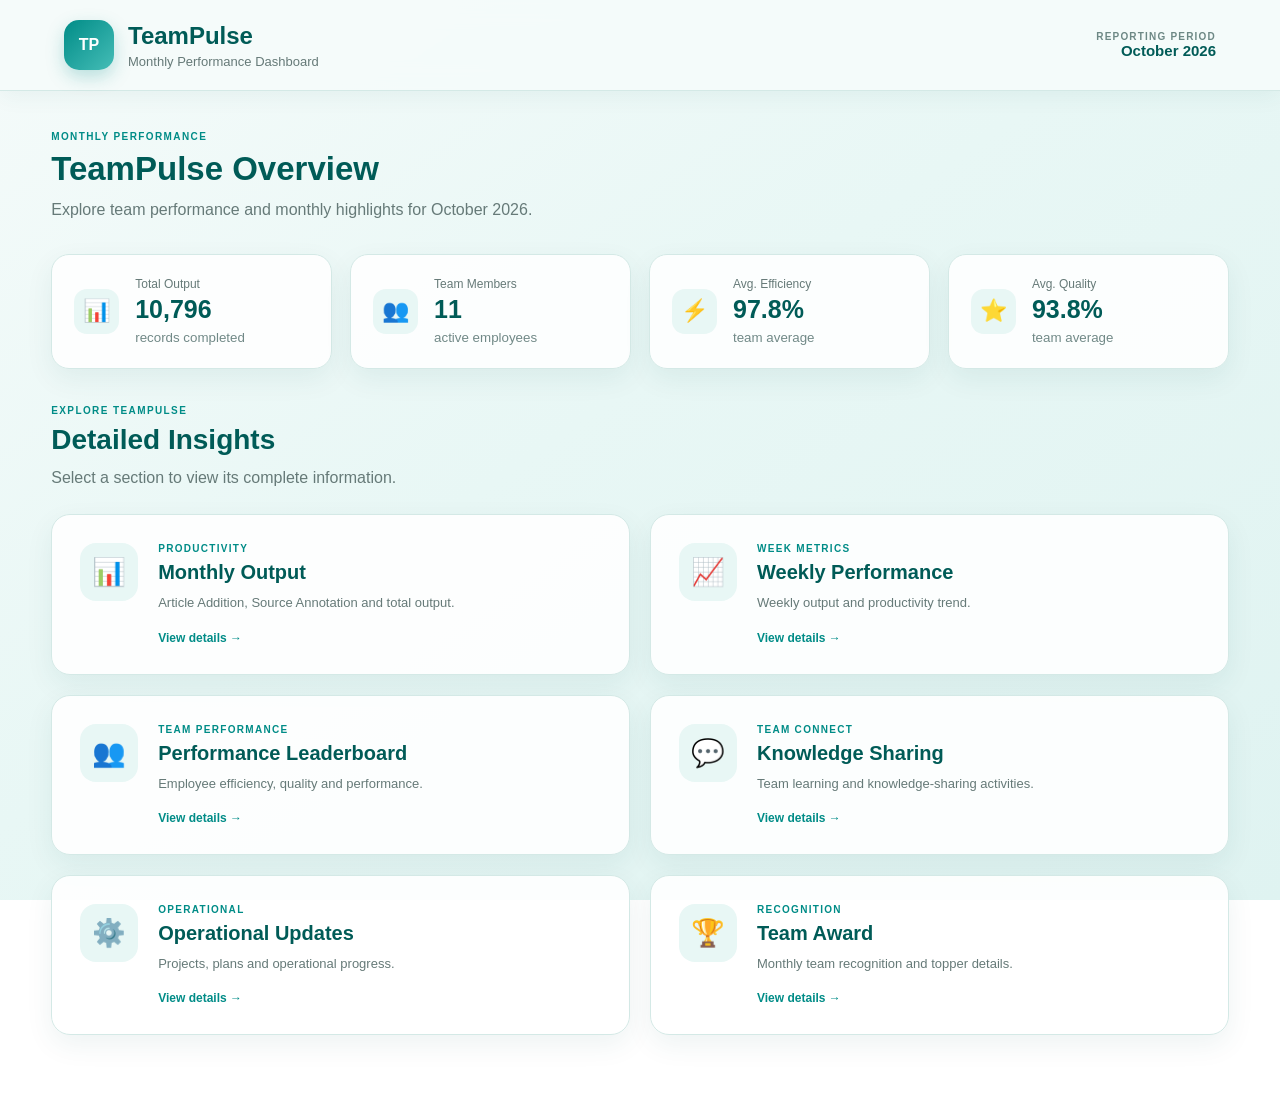
<file: index.html>
<!DOCTYPE html>

<html lang="en">

<head>

  <meta charset="UTF-8">

  <meta
    name="viewport"
    content="width=device-width, initial-scale=1.0"
  >

  <title>
    TeamPulse | Monthly Performance
  </title>

  <link
    rel="stylesheet"
    href="style.css"
  >

</head>


<body>


<header class="app-header">

  <div class="brand">

    <div class="brand-icon">
      TP
    </div>

    <div>

      <h1>
        TeamPulse
      </h1>

      <p>
        Monthly Performance Dashboard
      </p>

    </div>

  </div>


  <div class="month-display">

    <span>
      REPORTING PERIOD
    </span>

    <strong id="reportingPeriod">
      —
    </strong>

  </div>

</header>


<main class="dashboard">


  <!-- WELCOME -->

  <section class="welcome-section">

    <span class="eyebrow">
      MONTHLY PERFORMANCE
    </span>

    <h2>
      TeamPulse Overview
    </h2>

    <p>
      Explore team performance and monthly highlights for
      <span id="welcomeMonth">—</span>.
    </p>

  </section>


  <!-- KPI SUMMARY -->

  <section class="summary-grid">


    <div class="summary-card">

      <div class="card-icon">
        📊
      </div>

      <div>

        <span>
          Total Output
        </span>

        <strong id="totalRecords">
          —
        </strong>

        <small>
          records completed
        </small>

      </div>

    </div>


    <div class="summary-card">

      <div class="card-icon">
        👥
      </div>

      <div>

        <span>
          Team Members
        </span>

        <strong id="employeeCount">
          —
        </strong>

        <small>
          active employees
        </small>

      </div>

    </div>


    <div class="summary-card">

      <div class="card-icon">
        ⚡
      </div>

      <div>

        <span>
          Avg. Efficiency
        </span>

        <strong id="averageEfficiency">
          —
        </strong>

        <small>
          team average
        </small>

      </div>

    </div>


    <div class="summary-card">

      <div class="card-icon">
        ⭐
      </div>

      <div>

        <span>
          Avg. Quality
        </span>

        <strong id="averageQuality">
          —
        </strong>

        <small>
          team average
        </small>

      </div>

    </div>


  </section>


  <!-- EXPLORE -->

  <section class="explore-section">

    <div class="section-heading">

      <span class="eyebrow">
        EXPLORE TEAMPULSE
      </span>

      <h2>
        Detailed Insights
      </h2>

      <p>
        Select a section to view its complete information.
      </p>

    </div>


    <div class="navigation-grid">


      <!-- PRODUCTIVITY -->

      <a
        href="productivity.html"
        class="navigation-card"
      >

        <div class="navigation-icon">
          📊
        </div>

        <div>

          <span class="navigation-label">
            PRODUCTIVITY
          </span>

          <h3>
            Monthly Output
          </h3>

          <p>
            Article Addition,
            Source Annotation and total output.
          </p>

          <strong>
            View details →
          </strong>

        </div>

      </a>


      <!-- WEEKLY METRICS -->

      <a
        href="weekly.html"
        class="navigation-card"
      >

        <div class="navigation-icon">
          📈
        </div>

        <div>

          <span class="navigation-label">
            WEEK METRICS
          </span>

          <h3>
            Weekly Performance
          </h3>

          <p>
            Weekly output and productivity trend.
          </p>

          <strong>
            View details →
          </strong>

        </div>

      </a>


      <!-- TEAM PERFORMANCE -->

      <a
        href="performance.html"
        class="navigation-card"
      >

        <div class="navigation-icon">
          👥
        </div>

        <div>

          <span class="navigation-label">
            TEAM PERFORMANCE
          </span>

          <h3>
            Performance Leaderboard
          </h3>

          <p>
            Employee efficiency,
            quality and performance.
          </p>

          <strong>
            View details →
          </strong>

        </div>

      </a>


      <!-- TEAM CONNECT -->

      <a
        href="team-connect.html"
        class="navigation-card"
      >

        <div class="navigation-icon">
          💬
        </div>

        <div>

          <span class="navigation-label">
            TEAM CONNECT
          </span>

          <h3>
            Knowledge Sharing
          </h3>

          <p>
            Team learning and
            knowledge-sharing activities.
          </p>

          <strong>
            View details →
          </strong>

        </div>

      </a>


      <!-- OPERATIONAL -->

      <a
        href="operational.html"
        class="navigation-card"
      >

        <div class="navigation-icon">
          ⚙️
        </div>

        <div>

          <span class="navigation-label">
            OPERATIONAL
          </span>

          <h3>
            Operational Updates
          </h3>

          <p>
            Projects, plans and
            operational progress.
          </p>

          <strong>
            View details →
          </strong>

        </div>

      </a>


      <!-- TEAM AWARD -->

      <a
        href="award.html"
        class="navigation-card"
      >

        <div class="navigation-icon">
          🏆
        </div>

        <div>

          <span class="navigation-label">
            RECOGNITION
          </span>

          <h3>
            Team Award
          </h3>

          <p>
            Monthly team recognition
            and topper details.
          </p>

          <strong>
            View details →
          </strong>

        </div>

      </a>


    </div>

  </section>


</main>


<script src="data.js?v=2"></script>
<script src="home.js"></script>


</body>

</html>
</file>
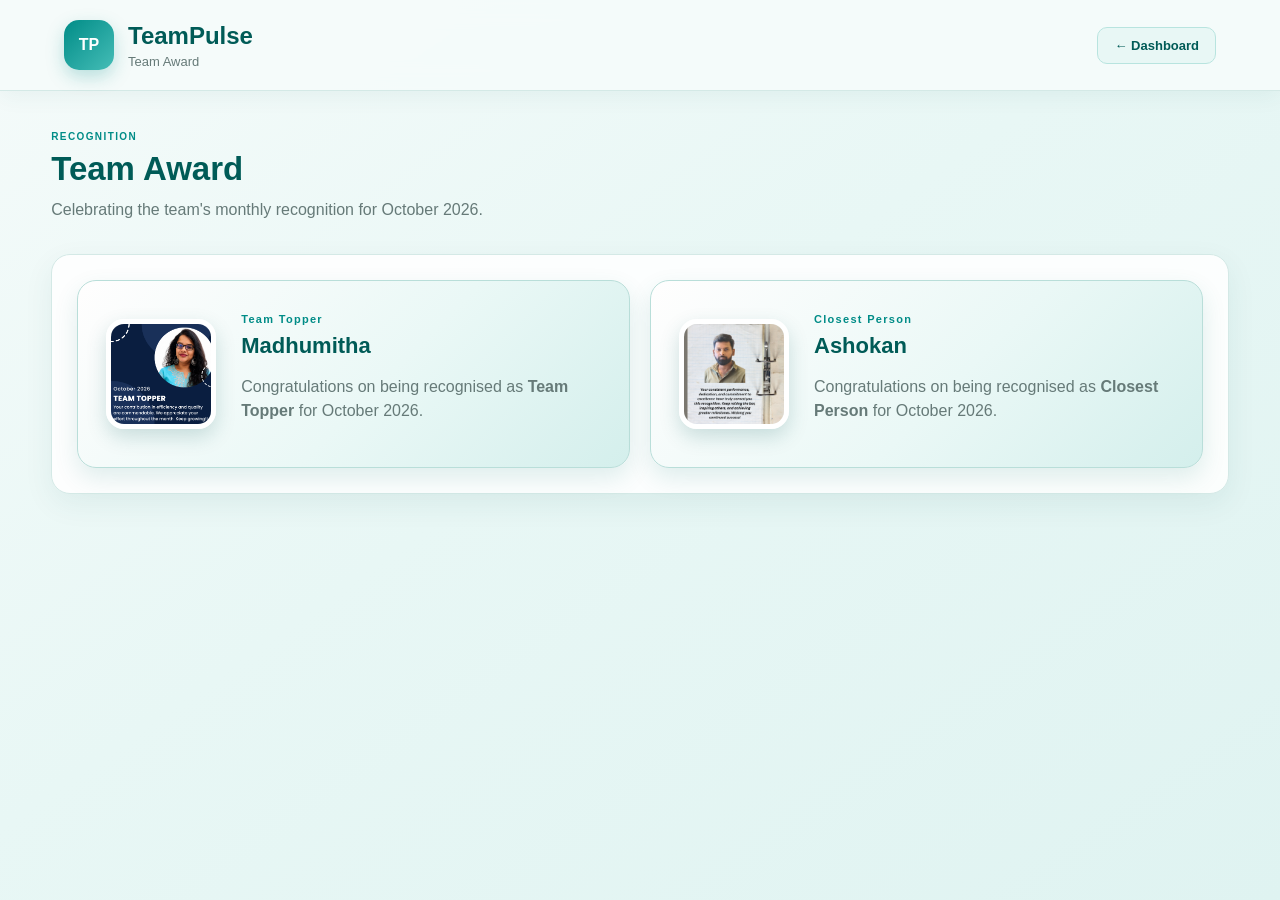
<file: award.html>
<!DOCTYPE html>

<html lang="en">

<head>

  <meta charset="UTF-8">

  <meta
    name="viewport"
    content="width=device-width, initial-scale=1.0"
  >

  <title>
    TeamPulse | Team Award
  </title>

  <link
    rel="stylesheet"
    href="style.css"
  >

</head>


<body>


<header class="app-header">

  <div class="brand">

    <div class="brand-icon">
      TP
    </div>

    <div>

      <h1>
        TeamPulse
      </h1>

      <p>
        Team Award
      </p>

    </div>

  </div>


  <a
    href="index.html"
    class="back-button"
  >
    ← Dashboard
  </a>

</header>


<main class="dashboard">


  <section class="welcome-section">

    <span class="eyebrow">
      RECOGNITION
    </span>

    <h2>
      Team Award
    </h2>

    <p>
      Celebrating the team's monthly
      recognition for
      <span id="reportMonth">—</span>.
    </p>

  </section>


  <section class="panel">

    <div
      id="teamAwardGrid"
      class="team-award-grid"
    ></div>

  </section>


</main>


<script src="data.js?v=4"></script>
<script src="award.js"></script>


</body>

</html>
</file>
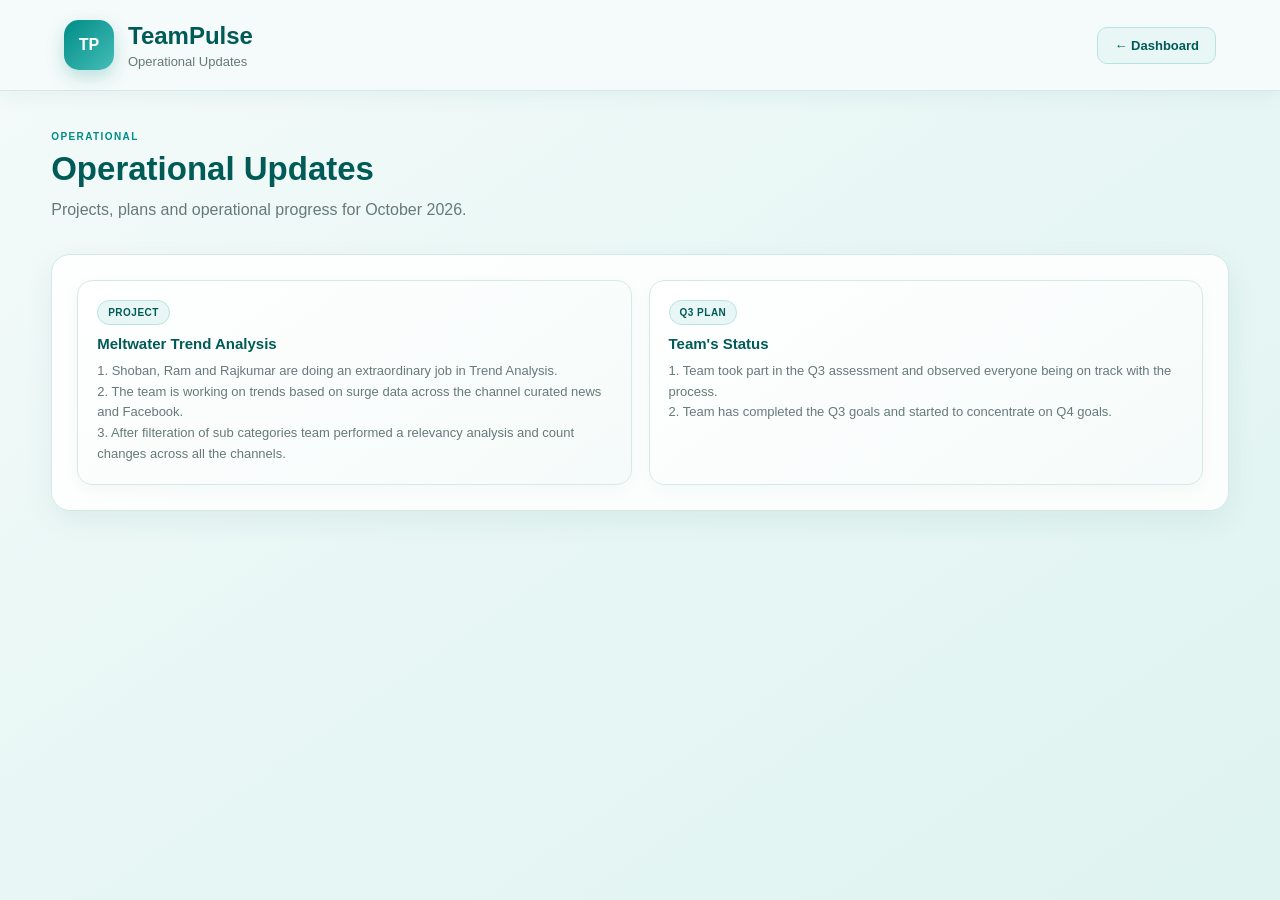
<file: operational.html>
<!DOCTYPE html>

<html lang="en">

<head>

  <meta charset="UTF-8">

  <meta
    name="viewport"
    content="width=device-width, initial-scale=1.0"
  >

  <title>
    TeamPulse | Operational Updates
  </title>

  <link
    rel="stylesheet"
    href="style.css"
  >

</head>


<body>


<header class="app-header">

  <div class="brand">

    <div class="brand-icon">
      TP
    </div>

    <div>

      <h1>
        TeamPulse
      </h1>

      <p>
        Operational Updates
      </p>

    </div>

  </div>


  <a
    href="index.html"
    class="back-button"
  >
    ← Dashboard
  </a>

</header>


<main class="dashboard">


  <section class="welcome-section">

    <span class="eyebrow">
      OPERATIONAL
    </span>

    <h2>
      Operational Updates
    </h2>

    <p>
      Projects, plans and operational
      progress for
      <span id="reportMonth">—</span>.
    </p>

  </section>


  <section class="panel">

    <div
      id="operationalGrid"
      class="cards-grid"
    ></div>

  </section>


</main>


<script src="data.js?v=2"></script>
<script src="operational.js"></script>


</body>

</html>
</file>
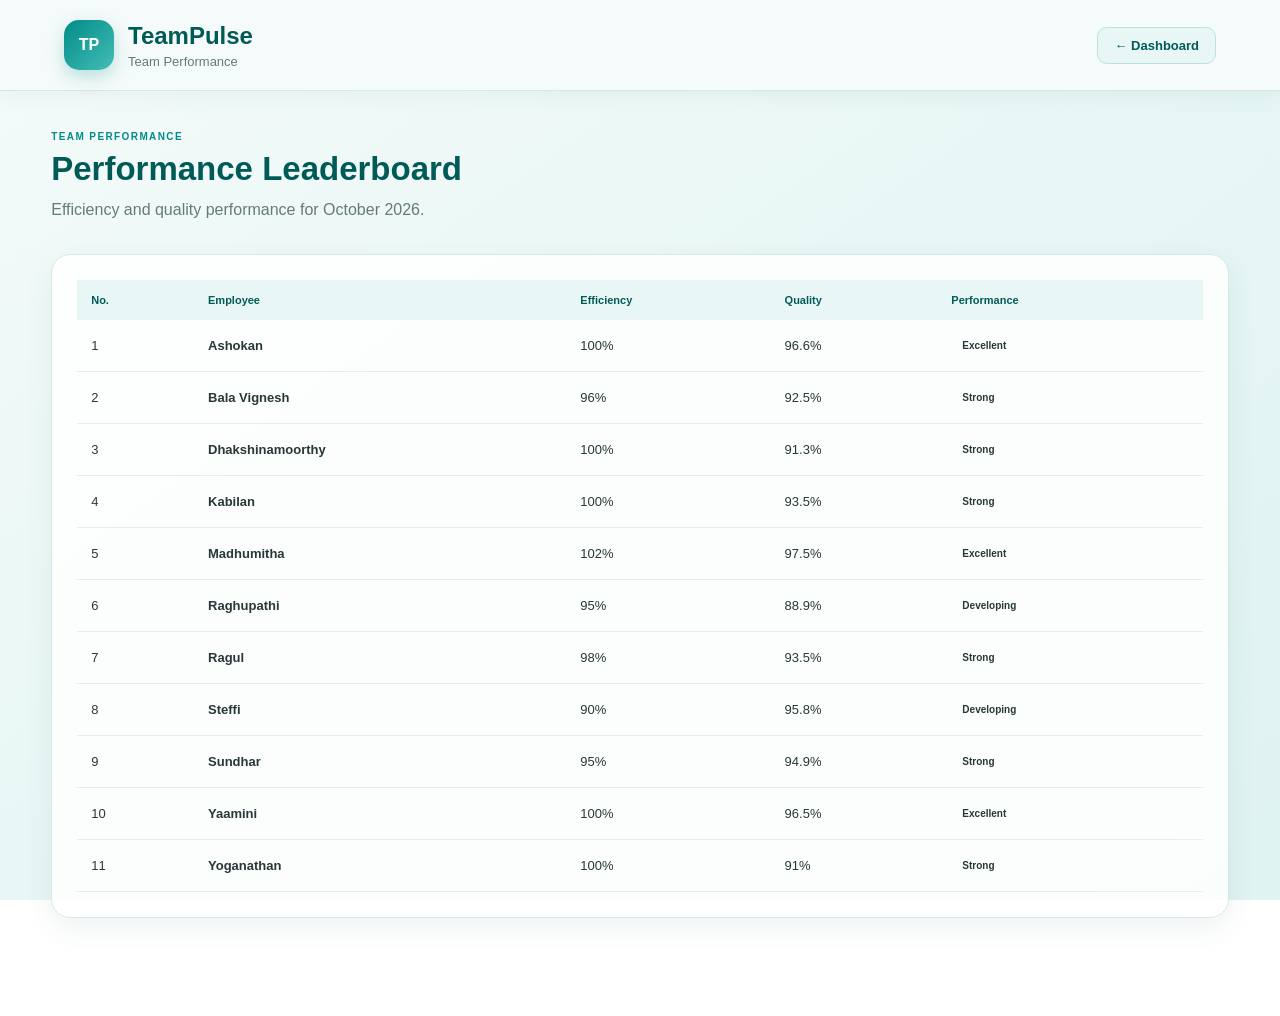
<file: performance.html>
<!DOCTYPE html>

<html lang="en">

<head>

  <meta charset="UTF-8">

  <meta
    name="viewport"
    content="width=device-width, initial-scale=1.0"
  >

  <title>
    TeamPulse | Team Performance
  </title>

  <link
    rel="stylesheet"
    href="style.css"
  >

</head>


<body>


<header class="app-header">

  <div class="brand">

    <div class="brand-icon">
      TP
    </div>

    <div>

      <h1>
        TeamPulse
      </h1>

      <p>
        Team Performance
      </p>

    </div>

  </div>


  <a
    href="index.html"
    class="back-button"
  >
    ← Dashboard
  </a>

</header>


<main class="dashboard">


  <section class="welcome-section">

    <span class="eyebrow">
      TEAM PERFORMANCE
    </span>

    <h2>
      Performance Leaderboard
    </h2>

    <p>
      Efficiency and quality performance
      for October 2026.
    </p>

  </section>


  <section class="panel">

    <div class="table-container">

      <table>

        <thead>

          <tr>

            <th>No.</th>

            <th>Employee</th>

            <th>Efficiency</th>

            <th>Quality</th>

            <th>Performance</th>

          </tr>

        </thead>


        <tbody id="leaderboardBody">
        </tbody>

      </table>

    </div>

  </section>


</main>


<script src="data.js?v=2"></script>

<script src="performance.js"></script>


</body>

</html>
</file>
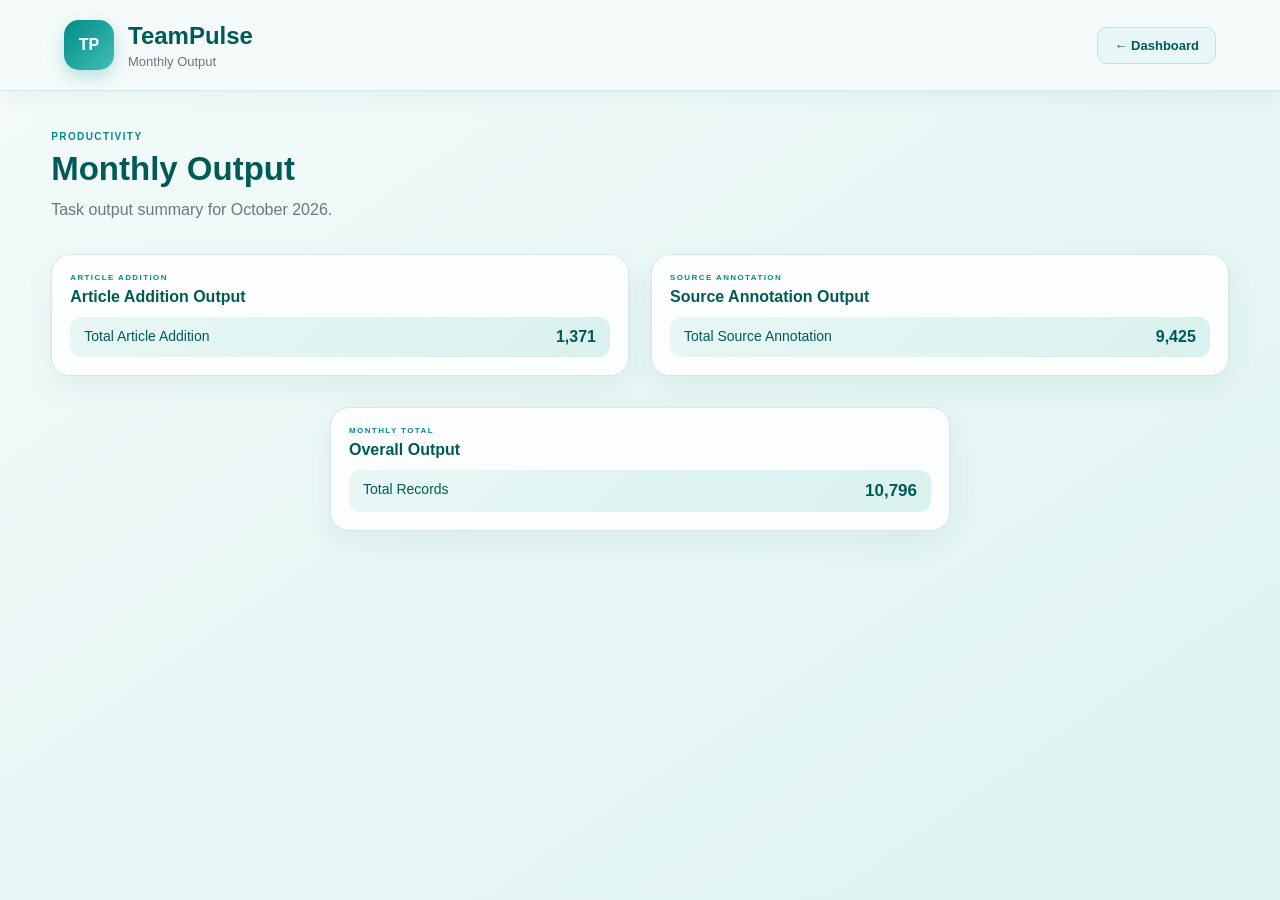
<file: productivity.html>
<!DOCTYPE html>

<html lang="en">

<head>

  <meta charset="UTF-8">

  <meta
    name="viewport"
    content="width=device-width, initial-scale=1.0"
  >

  <title>
    TeamPulse | Monthly Output
  </title>

  <link
    rel="stylesheet"
    href="style.css"
  >

</head>


<body>


<header class="app-header">

  <div class="brand">

    <div class="brand-icon">
      TP
    </div>

    <div>

      <h1>
        TeamPulse
      </h1>

      <p>
        Monthly Output
      </p>

    </div>

  </div>


  <a
    href="index.html"
    class="back-button"
  >
    ← Dashboard
  </a>

</header>


<main class="dashboard">


  <section class="welcome-section">

    <span class="eyebrow">
      PRODUCTIVITY
    </span>

    <h2>
      Monthly Output
    </h2>

    <p>
      Task output summary for
      <span id="reportMonth">—</span>.
    </p>

  </section>


  <section class="content-grid">


    <div class="panel">

      <div class="panel-header">

        <div>

          <span class="eyebrow">
            ARTICLE ADDITION
          </span>

          <h3>
            Article Addition Output
          </h3>

        </div>

      </div>

      <div class="total-row">

        <span>
          Total Article Addition
        </span>

        <strong id="articleTotal">
          —
        </strong>

      </div>

    </div>


    <div class="panel">

      <div class="panel-header">

        <div>

          <span class="eyebrow">
            SOURCE ANNOTATION
          </span>

          <h3>
            Source Annotation Output
          </h3>

        </div>

      </div>

      <div class="total-row">

        <span>
          Total Source Annotation
        </span>

        <strong id="sourceTotal">
          —
        </strong>

      </div>

    </div>


  </section>


  <section class="panel monthly-total-panel">

    <div class="panel-header">

      <div>

        <span class="eyebrow">
          MONTHLY TOTAL
        </span>

        <h3>
          Overall Output
        </h3>

      </div>

    </div>


    <div class="total-row">

      <span>
        Total Records
      </span>

      <strong id="overallTotal">
        —
      </strong>

    </div>

  </section>


</main>


<script src="data.js?v=2"></script>
<script src="productivity.js"></script>


</body>

</html>
</file>
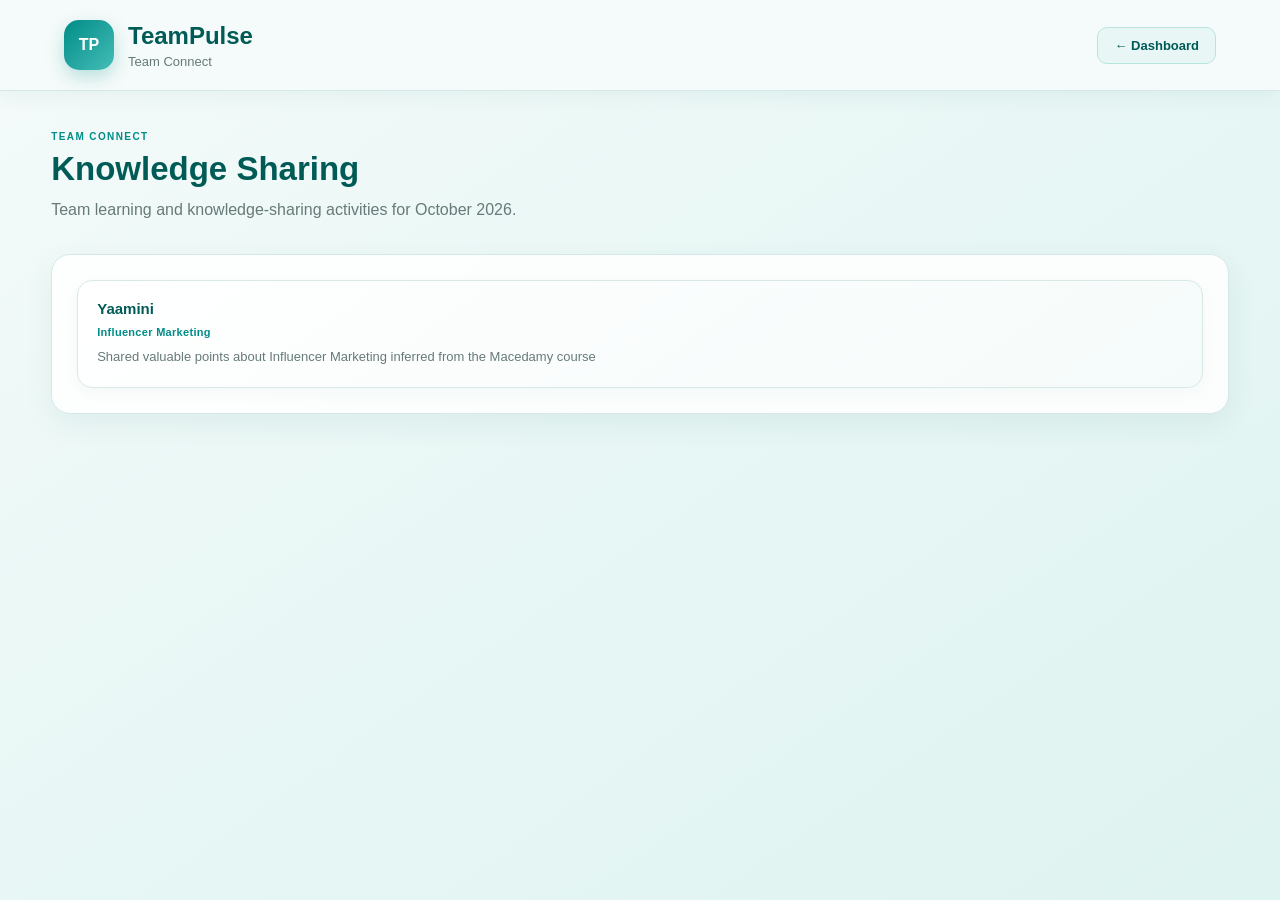
<file: team-connect.html>
<!DOCTYPE html>

<html lang="en">

<head>

  <meta charset="UTF-8">

  <meta
    name="viewport"
    content="width=device-width, initial-scale=1.0"
  >

  <title>
    TeamPulse | Team Connect
  </title>

  <link
    rel="stylesheet"
    href="style.css"
  >

</head>


<body>


<header class="app-header">

  <div class="brand">

    <div class="brand-icon">
      TP
    </div>

    <div>

      <h1>
        TeamPulse
      </h1>

      <p>
        Team Connect
      </p>

    </div>

  </div>


  <a
    href="index.html"
    class="back-button"
  >
    ← Dashboard
  </a>

</header>


<main class="dashboard">


  <section class="welcome-section">

    <span class="eyebrow">
      TEAM CONNECT
    </span>

    <h2>
      Knowledge Sharing
    </h2>

    <p>
      Team learning and knowledge-sharing
      activities for October 2026.
    </p>

  </section>


  <section class="panel">

    <div
      id="teamConnectGrid"
      class="cards-grid"
    ></div>

  </section>


</main>


<script src="data.js?v=2"></script>
<script src="team-connect.js"></script>


</body>

</html>
</file>
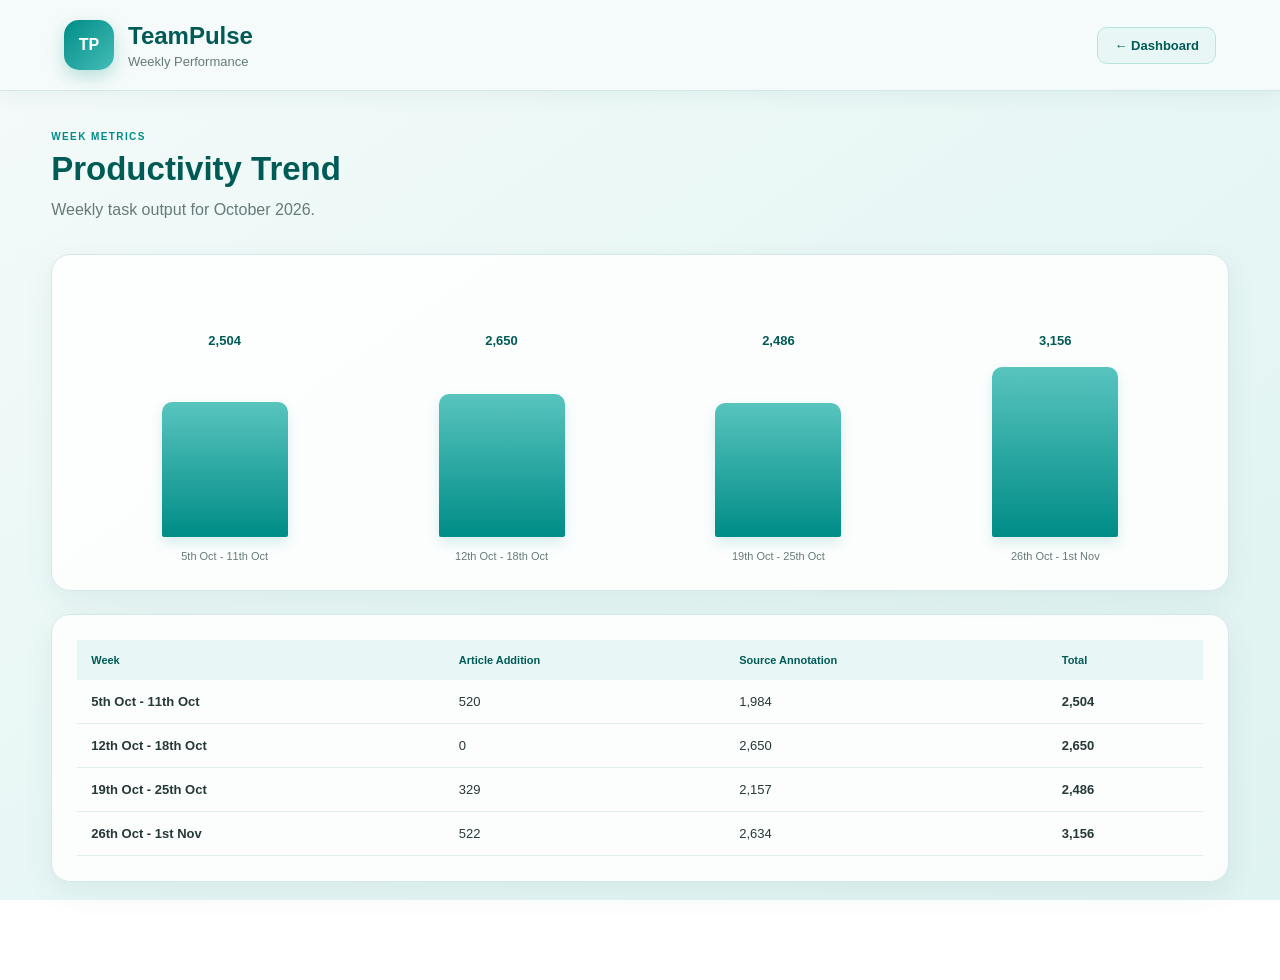
<file: weekly.htm>
<!DOCTYPE html>

<html lang="en">

<head>

  <meta charset="UTF-8">

  <meta
    name="viewport"
    content="width=device-width, initial-scale=1.0"
  >

  <title>
    TeamPulse | Weekly Performance
  </title>

  <link
    rel="stylesheet"
    href="style.css"
  >

</head>


<body>


<header class="app-header">

  <div class="brand">

    <div class="brand-icon">
      TP
    </div>

    <div>

      <h1>
        TeamPulse
      </h1>

      <p>
        Weekly Performance
      </p>

    </div>

  </div>


  <a
    href="index.html"
    class="back-button"
  >
    ← Dashboard
  </a>

</header>


<main class="dashboard">


  <section class="welcome-section">

    <span class="eyebrow">
      WEEK METRICS
    </span>

    <h2>
      Productivity Trend
    </h2>

    <p>
      Weekly task output for
      <span id="reportMonth">—</span>.
    </p>

  </section>


  <section class="panel">

    <div
      id="weeklyChart"
      class="weekly-chart"
    ></div>

  </section>


  <section class="panel">

    <div class="table-container">

      <table>

        <thead>

          <tr>

            <th>Week</th>

            <th>
              Article Addition
            </th>

            <th>
              Source Annotation
            </th>

            <th>Total</th>

          </tr>

        </thead>


        <tbody id="weeklyTableBody">
        </tbody>

      </table>

    </div>

  </section>


</main>


<script src="data.js"></script>
<script src="weekly.js"></script>


</body>

</html>
</file>
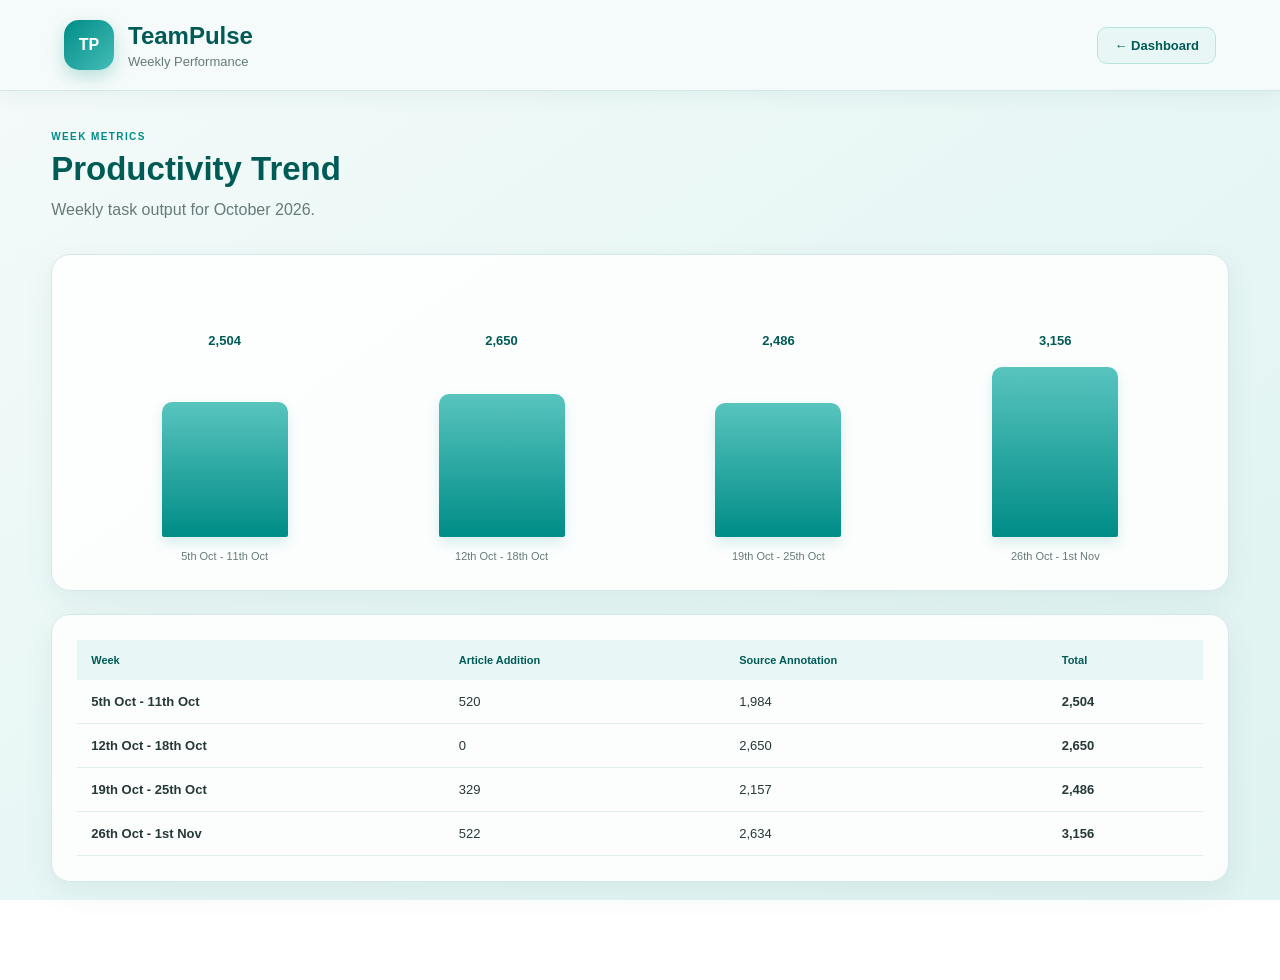
<file: weekly.html>
<!DOCTYPE html>

<html lang="en">

<head>

  <meta charset="UTF-8">

  <meta
    name="viewport"
    content="width=device-width, initial-scale=1.0"
  >

  <title>
    TeamPulse | Weekly Performance
  </title>

  <link
    rel="stylesheet"
    href="style.css"
  >

</head>


<body>


<header class="app-header">

  <div class="brand">

    <div class="brand-icon">
      TP
    </div>

    <div>

      <h1>
        TeamPulse
      </h1>

      <p>
        Weekly Performance
      </p>

    </div>

  </div>


  <a
    href="index.html"
    class="back-button"
  >
    ← Dashboard
  </a>

</header>


<main class="dashboard">


  <section class="welcome-section">

    <span class="eyebrow">
      WEEK METRICS
    </span>

    <h2>
      Productivity Trend
    </h2>

    <p>
      Weekly task output for
      <span id="reportMonth">—</span>.
    </p>

  </section>


  <section class="panel">

    <div
      id="weeklyChart"
      class="weekly-chart"
    ></div>

  </section>


  <section class="panel">

    <div class="table-container">

      <table>

        <thead>

          <tr>

            <th>Week</th>

            <th>
              Article Addition
            </th>

            <th>
              Source Annotation
            </th>

            <th>Total</th>

          </tr>

        </thead>


        <tbody id="weeklyTableBody">
        </tbody>

      </table>

    </div>

  </section>


</main>


<script src="data.js?v=2"></script>
<script src="weekly.js"></script>


</body>

</html>
</file>
<file: style.css>
:root {

  --teal-surface:
    #f5fbfa;

  --teal-soft:
    #e8f7f5;

  --teal-pale:
    #d7f1ee;

  --teal-light:
    #b8e4df;

  --teal-medium:
    #24a9a2;

  --teal:
    #008c87;

  --teal-deep:
    #005b57;

  --text-main:
    #263837;

  --text-soft:
    #667a78;

  --border:
    #d4e9e6;

  --white:
    #ffffff;

}

:root {
  --teal-surface: #f5fbfa;
  --teal-soft: #e8f7f5;
  --teal: #008c87;
  --teal-deep: #005b57;
}


/* ======================================
   PAGE TRANSITION
====================================== */

html {
  scroll-behavior: smooth;
}

body {
  animation: pageFade .35s ease;
}

@keyframes pageFade {
  from {
    opacity: 0;
    transform: translateY(8px);
  }

  to {
    opacity: 1;
    transform: translateY(0);
  }
}


/* ======================================
   GLOBAL
====================================== */

* {
  box-sizing: border-box;
}

body {
  margin: 0;
  font-family: Arial, Helvetica, sans-serif;
}

/* ======================================
   GLOBAL
====================================== */

* {
  box-sizing: border-box;
}


body {

  margin: 0;

  font-family:
    Arial,
    Helvetica,
    sans-serif;

  background:
    linear-gradient(
      145deg,
      #f5fbfa 0%,
      #e8f7f5 46%,
      #dff3f1 100%
    );

  background-attachment:
    fixed;

  color:
    var(--text-main);

}


/* ======================================
   HEADER
====================================== */

.app-header {

  background:
    rgba(
      245,
      251,
      250,
      0.94
    );

  backdrop-filter:
    blur(12px);

  border-bottom:
    1px solid
    var(--border);

  padding:
    20px 5%;

  display:
    flex;

  align-items:
    center;

  justify-content:
    space-between;

  position:
    sticky;

  top: 0;

  z-index: 20;

  box-shadow:
    0 5px 22px
    rgba(
      0,
      91,
      87,
      .06
    );

}


.brand {

  display:
    flex;

  align-items:
    center;

  gap:
    14px;

}


.brand-icon {

  width:
    50px;

  height:
    50px;

  border-radius:
    15px;

  display:
    flex;

  align-items:
    center;

  justify-content:
    center;

  background:
    linear-gradient(
      135deg,
      #008c87,
      #45bdb7
    );

  color:
    #ffffff;

  font-weight:
    800;

  box-shadow:
    0 7px 18px
    rgba(
      0,
      140,
      135,
      .25
    );

}


.brand h1 {

  margin:
    0;

  font-size:
    24px;

  color:
    var(--teal-deep);

}


.brand p {

  margin:
    4px 0 0;

  color:
    var(--text-soft);

  font-size:
    13px;

}


.header-actions {

  display:
    flex;

  align-items:
    center;

  gap:
    18px;

}


.month-display {

  text-align:
    right;

}


.month-display span {

  display:
    block;

  color:
    #6d8885;

  font-size:
    10px;

  letter-spacing:
    1.2px;

  font-weight:
    800;

}


.month-display strong {

  font-size:
    15px;

  color:
    var(--teal-deep);

}


.refresh-button {

  border:
    0;

  background:
    linear-gradient(
      135deg,
      var(--teal-deep),
      var(--teal)
    );

  color:
    #ffffff;

  padding:
    11px 18px;

  border-radius:
    10px;

  cursor:
    pointer;

  font-weight:
    700;

  box-shadow:
    0 5px 14px
    rgba(
      0,
      91,
      87,
      .18
    );

}


.refresh-button:hover {

  transform:
    translateY(-1px);

}


/* ======================================
   DASHBOARD
====================================== */

.dashboard {

  width:
    min(
      1180px,
      92%
    );

  margin:
    0 auto;

  padding:
    40px 0 75px;

}


/* ======================================
   WELCOME
====================================== */

.welcome-section {

  margin-bottom:
    31px;

}


.eyebrow {

  display:
    block;

  font-size:
    10px;

  font-weight:
    800;

  letter-spacing:
    1.4px;

  color:
    var(--teal);

  margin-bottom:
    8px;

}


.welcome-section h2 {

  margin:
    0;

  font-size:
    33px;

  color:
    var(--teal-deep);

}


.welcome-section p {

  color:
    var(--text-soft);

  margin-top:
    10px;

  line-height:
    1.55;

}


/* ======================================
   SUMMARY GRID
====================================== */

.summary-grid {

  display:
    grid;

  grid-template-columns:
    repeat(
      4,
      1fr
    );

  gap:
    18px;

  margin-bottom:
    25px;

}


.summary-card {

  background:
    rgba(
      255,
      255,
      255,
      .88
    );

  border:
    1px solid
    var(--border);

  border-radius:
    18px;

  padding:
    22px;

  display:
    flex;

  gap:
    16px;

  align-items:
    center;

  box-shadow:
    0 10px 28px
    rgba(
      0,
      91,
      87,
      .07
    );

  transition:
    transform .2s ease,
    box-shadow .2s ease;

}


.summary-card:hover {

  transform:
    translateY(-3px);

  box-shadow:
    0 14px 30px
    rgba(
      0,
      91,
      87,
      .11
    );

}


.card-icon {

  width:
    45px;

  height:
    45px;

  border-radius:
    13px;

  display:
    flex;

  align-items:
    center;

  justify-content:
    center;

  background:
    var(--teal-soft);

  font-size:
    22px;

}


.summary-card span {

  display:
    block;

  color:
    var(--text-soft);

  font-size:
    12px;

}


.summary-card strong {

  display:
    block;

  font-size:
    25px;

  margin:
    4px 0;

  color:
    var(--teal-deep);

}


.summary-card small {

  color:
    #718987;

}


/* ======================================
   PANELS
====================================== */

.panel {

  background:
    rgba(
      255,
      255,
      255,
      .88
    );

  border:
    1px solid
    var(--border);

  border-radius:
    19px;

  padding:
    25px;

  margin-bottom:
    23px;

  box-shadow:
    0 10px 30px
    rgba(
      0,
      91,
      87,
      .07
    );

}


.content-grid {

  display:
    grid;

  grid-template-columns:
    1fr 1fr;

  gap:
    22px;

}


.panel-header {

  display:
    flex;

  align-items:
    flex-start;

  justify-content:
    space-between;

  margin-bottom:
    22px;

}


.panel-header h3 {

  margin:
    0;

  font-size:
    19px;

  color:
    var(--teal-deep);

}


.panel-badge {

  background:
    var(--teal-soft);

  color:
    var(--teal);

  border:
    1px solid
    var(--teal-light);

  padding:
    7px 12px;

  border-radius:
    20px;

  font-size:
    11px;

  font-weight:
    700;

}


/* ======================================
   MONTHLY OUTPUT
====================================== */

.metric-list {

  display:
    flex;

  flex-direction:
    column;

}


.metric-row {

  display:
    flex;

  justify-content:
    space-between;

  padding:
    15px 0;

  border-bottom:
    1px solid
    #e3f0ee;

}


.metric-name {

  display:
    flex;

  align-items:
    center;

  gap:
    10px;

}


.metric-dot {

  width:
    10px;

  height:
    10px;

  border-radius:
    50%;

}


.metric-dot.article {

  background:
    #24a9a2;

}


.metric-dot.source {

  background:
    #005b57;

}


.metric-dot.metadata {

  background:
    #83d1cb;

}


.metric-row strong {

  color:
    var(--teal-deep);

}


.total-row {

  display:
    flex;

  justify-content:
    space-between;

  margin-top:
    18px;

  padding:
    17px;

  border-radius:
    12px;

  background:
    linear-gradient(
      135deg,
      #e8f7f5,
      #d9f1ee
    );

  color:
    var(--teal-deep);

}


/* ======================================
   HIGHLIGHTS
====================================== */

.highlight-card {

  display:
    flex;

  align-items:
    center;

  gap:
    15px;

  padding:
    18px;

  background:
    linear-gradient(
      135deg,
      #f5fbfa,
      #edf9f7
    );

  border:
    1px solid
    #d4e9e6;

  border-radius:
    14px;

  margin-bottom:
    13px;

}


.highlight-icon {

  width:
    45px;

  height:
    45px;

  display:
    flex;

  align-items:
    center;

  justify-content:
    center;

  background:
    white;

  border-radius:
    13px;

  font-size:
    24px;

}


.highlight-card span {

  display:
    block;

  color:
    var(--text-soft);

  font-size:
    12px;

}


.highlight-card strong {

  display:
    block;

  margin:
    4px 0;

  color:
    var(--teal-deep);

}


.highlight-card small {

  color:
    var(--teal);

  font-weight:
    700;

}


/* ======================================
   WEEKLY CHART
====================================== */

.weekly-chart {

  display:
    flex;

  align-items:
    end;

  justify-content:
    space-around;

  gap:
    22px;

  min-height:
    285px;

  padding:
    25px 20px 0;

}


.week-column {

  flex:
    1;

  text-align:
    center;

  max-width:
    180px;

}


.week-total {

  color:
    var(--teal-deep);

  font-size:
    13px;

  font-weight:
    800;

  margin-bottom:
    9px;

}


.bar-area {

  height:
    180px;

  display:
    flex;

  align-items:
    end;

  justify-content:
    center;

}


.week-bar {

  width:
    70%;

  min-height:
    8px;

  border-radius:
    10px 10px 2px 2px;

  background:
    linear-gradient(
      to top,
      #008c87,
      #58c4be
    );

  box-shadow:
    0 6px 13px
    rgba(
      0,
      140,
      135,
      .15
    );

}


.week-label {

  margin-top:
    12px;

  color:
    var(--text-soft);

  font-size:
    11px;

  line-height:
    1.45;

}


/* ======================================
   TABLE
====================================== */

.table-container {

  overflow-x:
    auto;

}


table {

  width:
    100%;

  border-collapse:
    collapse;

}


th {

  padding:
    14px;

  background:
    #e8f7f5;

  color:
    var(--teal-deep);

  font-size:
    11px;

  text-align:
    left;

}


td {

  padding:
    14px;

  border-bottom:
    1px solid
    #e2efed;

  font-size:
    13px;

}


tbody tr:hover {

  background:
    #f5fbfa;

}


.performance-pill {

  display:
    inline-block;

  padding:
    6px 11px;

  border-radius:
    15px;

  font-size:
    10px;

  font-weight:
    700;

}


.performance-outstanding {

  background:
    #e5f7f5;

  color:
    #007b76;

}


.performance-excellent {

  background:
    #e5f7f5;

  color:
    #007b76;

}


.performance-strong {

  background:
    #e5f7f5;

  color:
    #007b76;

}


.performance-developing {

  background:
    #e5f7f5;

  color:
    #007b76;

}


.performance-leave {

  background:
    #eee9eb;

  color:
    #746b6e;

}


/* ======================================
   INFORMATION CARDS
====================================== */

.cards-grid {

  display:
    grid;

  grid-template-columns:
    repeat(
      auto-fit,
      minmax(
        235px,
        1fr
      )
    );

  gap:
    17px;

}


.info-card {

  background:
    linear-gradient(
      145deg,
      #ffffff,
      #f5fbfa
    );

  border:
    1px solid
    #d7e9e7;

  border-radius:
    15px;

  padding:
    19px;

  box-shadow:
    0 5px 16px
    rgba(
      0,
      91,
      87,
      .04
    );

}


.info-card h4 {

  margin:
    0 0 9px;

  color:
    var(--teal-deep);

  font-size:
    15px;

}


.info-card .topic {

  font-size:
    11px;

  font-weight:
    800;

  color:
    var(--teal);

  margin-bottom:
    9px;

  letter-spacing:
    .3px;

}


.info-card p {

  margin:
    0;

  line-height:
    1.6;

  font-size:
    13px;

  color:
    var(--text-soft);

}


.info-card .meta {

  display:
    block;

  margin-top:
    14px;

  font-size:
    11px;

  color:
    var(--teal);

  font-weight:
    600;

}



/* ======================================
   OPERATIONAL / CROSS FUNCTIONAL
====================================== */

.cross-functional-card .cross-action {

  display:
    inline-block;

  margin-bottom:
    10px;

  padding:
    6px 10px;

  border-radius:
    14px;

  background:
    var(--teal-soft);

  border:
    1px solid var(--teal-light);

  color:
    var(--teal-deep);

  font-size:
    10px;

  font-weight:
    800;

  letter-spacing:
    .5px;

  text-transform:
    uppercase;

}


/* ======================================
   APPRECIATION
====================================== */

.appreciation-panel {

  background:
    linear-gradient(
      145deg,
      rgba(
        255,
        255,
        255,
        .95
      ),
      rgba(
        255,
        241,
        245,
        .92
      )
    );

}


/* ======================================
   TEAM AWARD
====================================== */

.team-award-panel {

  background:
    rgba(
      255,
      255,
      255,
      .88
    );

}


.team-award-grid {

  display:
    grid;

  gap:
    18px;

}


.award-card {

  display:
    flex;

  align-items:
    center;

  gap:
    25px;

  padding:
    28px;

  border-radius:
    19px;

  background:
    linear-gradient(
      135deg,
      #fffefe 0%,
      #eaf8f6 55%,
      #d4efec 100%
    );

  border:
    1px solid
    #b9ded9;

  box-shadow:
    0 10px 25px
    rgba(
      0,
      112,
      107,
      .12
    );

}


.award-photo {

  width:
    145px;

  height:
    145px;

  border-radius:
    18px;

  object-fit:
    cover;

  object-position:
    center;

  border:
    5px solid
    #ffffff;

  box-shadow:
    0 8px 20px
    rgba(
      0,
      91,
      87,
      .18
    );

}


.award-placeholder {

  width:
    145px;

  height:
    145px;

  border-radius:
    18px;

  display:
    flex;

  align-items:
    center;

  justify-content:
    center;

  background:
    #ffffff;

  font-size:
    50px;

  box-shadow:
    0 7px 18px
    rgba(
      0,
      91,
      87,
      .10
    );

}


.award-details h3 {

  margin:
    6px 0 9px;

  font-size:
    28px;

  color:
    var(--teal-deep);

}


.award-title {

  color:
    var(--teal);

  font-weight:
    800;

  font-size:
    11px;

  letter-spacing:
    1.3px;

}


.award-details p {

  color:
    var(--text-soft);

  line-height:
    1.5;

}


/* ======================================
   LOADING
====================================== */

.loading-screen {

  position:
    fixed;

  inset:
    0;

  background:
    rgba(
      245,
      251,
      250,
      .96
    );

  display:
    flex;

  flex-direction:
    column;

  align-items:
    center;

  justify-content:
    center;

  z-index:
    100;

}


.loader {

  width:
    45px;

  height:
    45px;

  border:
    4px solid
    #d7ece9;

  border-top-color:
    var(--teal);

  border-radius:
    50%;

  animation:
    spin .8s linear infinite;

}


@keyframes spin {

  to {

    transform:
      rotate(360deg);

  }

}


.loading-screen p {

  margin-top:
    15px;

  font-weight:
    700;

  color:
    var(--teal-deep);

}


/* ======================================
   RESPONSIVE
====================================== */

@media (
  max-width: 900px
) {

  .summary-grid {

    grid-template-columns:
      repeat(
        2,
        1fr
      );

  }


  .content-grid {

    grid-template-columns:
      1fr;

  }

}


@media (
  max-width: 600px
) {

  .app-header {

    flex-direction:
      column;

    align-items:
      flex-start;

    gap:
      15px;

  }


  .header-actions {

    width:
      100%;

    justify-content:
      space-between;

  }


  .month-display {

    text-align:
      left;

  }


  .summary-grid {

    grid-template-columns:
      1fr;

  }


  .weekly-chart {

    overflow-x:
      auto;

    justify-content:
      flex-start;

  }


  .week-column {

    min-width:
      125px;

  }


  .award-card {

    flex-direction:
      column;

    text-align:
      center;

  }

}
.back-button {

  text-decoration: none;

  color:
    var(--teal-deep);

  background:
    var(--teal-soft);

  border:
    1px solid
    var(--teal-light);

  padding:
    10px 16px;

  border-radius:
    10px;

  font-size:
    13px;

  font-weight:
    700;

  transition:
    all .2s ease;

}


.back-button:hover {

  background:
    var(--teal);

  color:
    white;

}

html {
  scroll-behavior: smooth;
}

@keyframes pageFade {
  from {
    opacity: 0;
    transform: translateY(8px);
  }

  to {
    opacity: 1;
    transform: translateY(0);
  }
}

/* ======================================
   LANDING PAGE
====================================== */

.explore-section {
  margin-top: 36px;
}


.section-heading {
  margin-bottom: 24px;
}


.section-heading h2 {
  margin: 0;
  font-size: 28px;
  color: var(--teal-deep);
}


.section-heading p {
  margin-top: 9px;
  color: var(--text-soft);
  line-height: 1.6;
}


.navigation-grid {
  display: grid;

  grid-template-columns:
    repeat(
      2,
      minmax(0, 1fr)
    );

  gap: 20px;
}


.navigation-card {
  text-decoration: none;

  color:
    inherit;

  display:
    flex;

  align-items:
    flex-start;

  gap:
    20px;

  padding:
    28px;

  border-radius:
    19px;

  background:
    rgba(
      255,
      255,
      255,
      .90
    );

  border:
    1px solid
    var(--border);

  box-shadow:
    0 10px 28px
    rgba(
      0,
      91,
      87,
      .07
    );

  transition:
    transform .2s ease,
    box-shadow .2s ease,
    border-color .2s ease;
}


.navigation-card:hover {
  transform:
    translateY(-5px);

  border-color:
    var(--teal-light);

  box-shadow:
    0 17px 38px
    rgba(
      0,
      91,
      87,
      .13
    );
}


.navigation-icon {
  width:
    58px;

  height:
    58px;

  flex:
    0 0 58px;

  display:
    flex;

  align-items:
    center;

  justify-content:
    center;

  border-radius:
    16px;

  background:
    var(--teal-soft);

  font-size:
    27px;
}


.navigation-label {
  display:
    block;

  font-size:
    10px;

  font-weight:
    800;

  letter-spacing:
    1.3px;

  color:
    var(--teal);

  margin-bottom:
    7px;
}


.navigation-card h3 {
  margin:
    0;

  color:
    var(--teal-deep);

  font-size:
    20px;
}


.navigation-card p {
  margin:
    9px 0 14px;

  color:
    var(--text-soft);

  line-height:
    1.55;

  font-size:
    13px;
}


.navigation-card strong {
  color:
    var(--teal);

  font-size:
    12px;
}


@media (
  max-width: 750px
) {

  .navigation-grid {
    grid-template-columns:
      1fr;
  }

}
/* ======================================
   PRODUCTIVITY PAGE - COMPACT LAYOUT
====================================== */

/* Top Article Addition and Source Annotation cards */
.content-grid .panel {
  padding: 18px;
}


/* Smaller titles */
.content-grid .panel-header {
  margin-bottom: 10px;
}


.content-grid .panel-header h3 {
  font-size: 16px;
  line-height: 1.25;
}


.content-grid .panel-header .eyebrow {
  font-size: 8px;
  margin-bottom: 5px;
}


/* Compact value row */
.content-grid .total-row {
  margin-top: 7px;
  padding: 11px 14px;
}


.content-grid .total-row span {
  font-size: 14px;
}


.content-grid .total-row strong {
  font-size: 16px;
}


/* ======================================
   MONTHLY TOTAL - SMALL CENTER CARD
====================================== */

.monthly-total-panel {
  width: 100%;
  max-width: 620px;

  margin:
    8px auto 23px;

  padding: 18px;
}


.monthly-total-panel .panel-header {
  margin-bottom: 10px;
}


.monthly-total-panel .panel-header h3 {
  font-size: 16px;
  line-height: 1.25;
}


.monthly-total-panel .eyebrow {
  font-size: 8px;
  margin-bottom: 5px;
}


.monthly-total-panel .total-row {
  margin-top: 7px;
  padding: 11px 14px;
}


.monthly-total-panel .total-row span {
  font-size: 14px;
}


.monthly-total-panel .total-row strong {
  font-size: 17px;
}


/* ======================================
   MOBILE
====================================== */

@media (max-width: 750px) {

  .monthly-total-panel {
    max-width: 100%;
  }

}

/* ======================================
   MULTIPLE TEAM AWARDS
====================================== */

.team-award-grid {

  display:
    grid;

  grid-template-columns:
    repeat(
      2,
      minmax(
        0,
        1fr
      )
    );

  gap:
    20px;

}


.team-award-grid .award-card {

  align-items:
    center;

  min-width:
    0;

}


.team-award-grid .award-photo {

  width:
    110px;

  height:
    110px;

  flex:
    0 0 110px;

}


.team-award-grid .award-placeholder {

  width:
    110px;

  height:
    110px;

  flex:
    0 0 110px;

}


.team-award-grid .award-details h3 {

  font-size:
    22px;

}


@media (
  max-width: 850px
) {

  .team-award-grid {

    grid-template-columns:
      1fr;

  }

}
</file>
